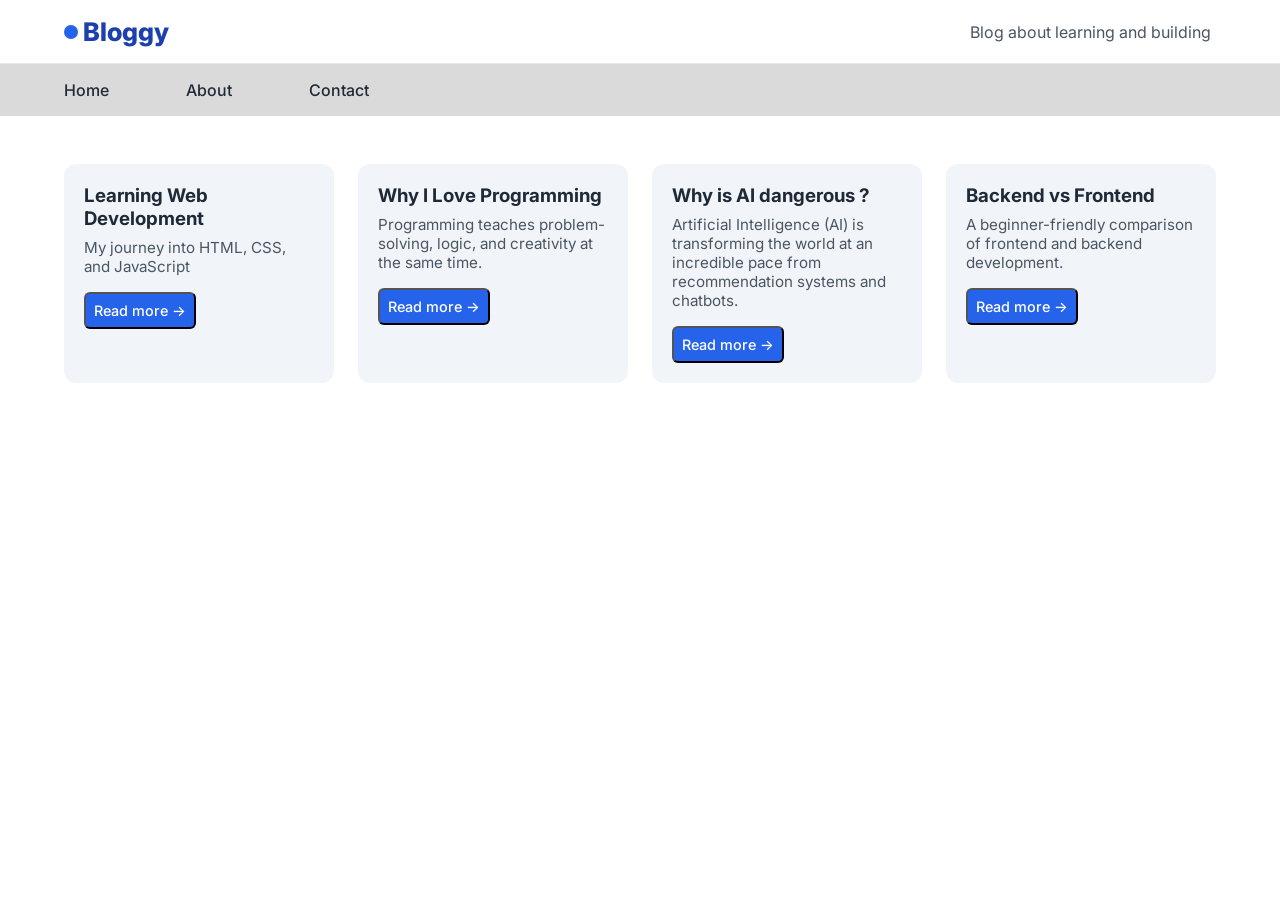
<file: 01-blog-site/index.html>
<!DOCTYPE html>
<html lang="en">
  <head>
    <meta charset="UTF-8" />
    <meta name="viewport" content="width=device-width, initial-scale=1.0" />
    <link rel="preconnect" href="https://fonts.googleapis.com" />
    <link rel="preconnect" href="https://fonts.gstatic.com" crossorigin />
    <link
      href="https://fonts.googleapis.com/css2?family=Inter:ital,opsz,wght@0,14..32,100..900;1,14..32,100..900&display=swap"
      rel="stylesheet"
    />

    <link rel="stylesheet" href="style.css" />
    <title>Blogging Website</title>
  </head>
  <body>
    <!-- navbar start -->
    <nav id="firstnav">
      <div class="container">
        <div id="logo">
          <div class="circle"></div>
          <p>Bloggy</p>
        </div>

        <div id="topic">
          <p>Blog about learning and building</p>
        </div>
      </div>
    </nav>
    <!-- navbar end -->

    <!-- second navbar start -->
    <nav id="secondnav">
      <div class="container">
        <ul>
          <a href="index.html"> <li>Home</li> </a>
          <a href="about.html"> <li>About</li> </a>
          <a href="contact.html"> <li>Contact</li> </a>
        </ul>
      </div>
    </nav>
    <!-- second navbar end -->

    <!-- blog section -->
    <main class="container blog-grid">
      <div class="card">
        <h3>Learning Web Development</h3>
        <p>My journey into HTML, CSS, and JavaScript</p>
        <button class="readmore"><a href="blog.html"> Read more -></a></button>
      </div>

      <div class="card">
        <h3>Why I Love Programming</h3>
        <p>
          Programming teaches problem-solving, logic, and creativity at the same
          time.
        </p>
        <button class="readmore"><a href="blog.html"> Read more -></a></button>
      </div>

      <div class="card">
        <h3>Why is AI dangerous ?</h3>
        <p>
          Artificial Intelligence (AI) is transforming the world at an
          incredible pace from recommendation systems and chatbots.
        </p>

        <button class="readmore"><a href="blog.html"> Read more -></a></button>
      </div>

      <div class="card">
        <h3>Backend vs Frontend</h3>
        <p>
          A beginner-friendly comparison of frontend and backend development.
        </p>

        <button class="readmore"><a href="blog.html"> Read more -></a></button>
      </div>
    </main>
  </body>
</html>
</file>
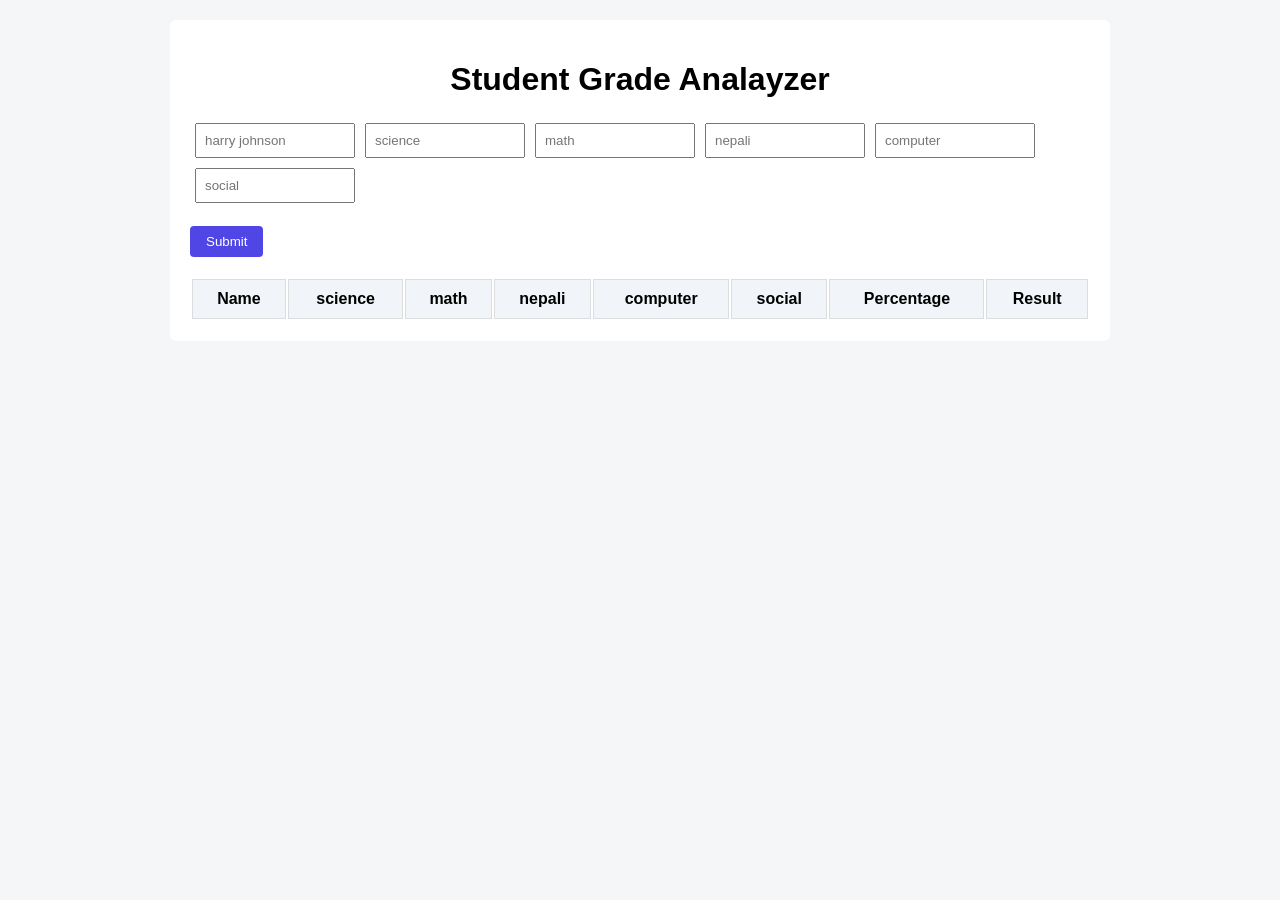
<file: 04-grade_analyzer/index.html>
<!doctype html>
<html lang="en">
  <head>
    <meta charset="UTF-8" />
    <meta name="viewport" content="width=device-width, initial-scale=1.0" />
    <title>Student Grade Analyzer</title>
    <link rel="stylesheet" href="style.css" />
  </head>
  <body>
    <main>
      <h1>Student Grade Analayzer</h1>

      <!-- creating input fields using js  -->
      <div class="inputfields"></div>

      <br />

      <button id="submit">Submit</button>

      <div id="table"></div>
    </main>

    <script src="script.js"></script>
  </body>
</html>
</file>
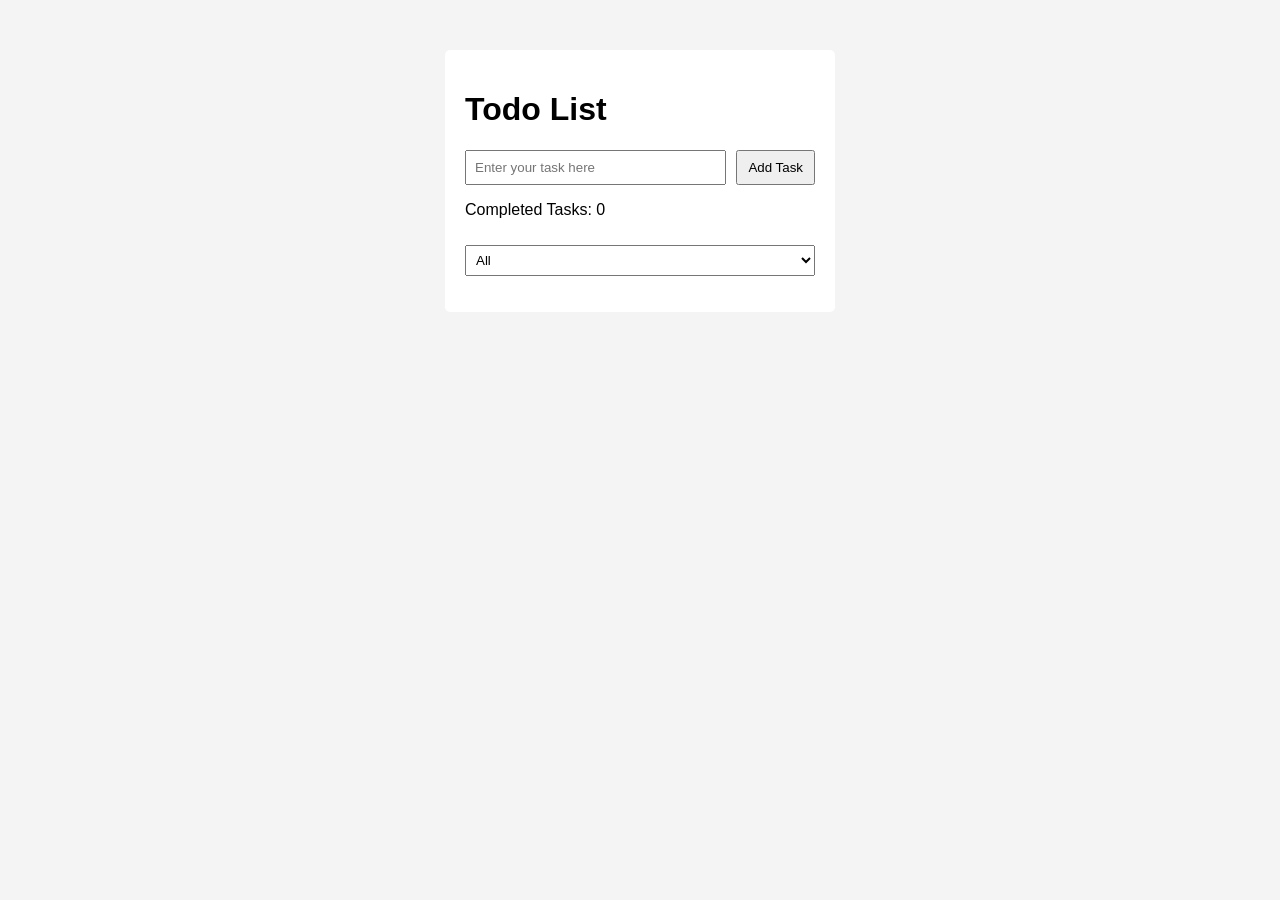
<file: 05-to-dolist/index.html>
<!doctype html>
<html lang="en">
  <head>
    <meta charset="UTF-8" />
    <title>To-Do List</title>
    <link rel="stylesheet" href="styles.css" />
  </head>
  <body>
    <main class="container">
      <h1>Todo List</h1>

      <div class="input-group">
        <input id="taskInput" type="text" placeholder="Enter your task here" />
        <button id="addTask">Add Task</button>
      </div>

      <p id="completedCount">Completed Tasks: 0</p>

      <select id="filter">
        <option value="all">All</option>
        <option value="completed">Completed</option>
        <option value="pending">Pending</option>
      </select>

      <ul id="todolist"></ul>
    </main>

    <script src="script.js"></script>
  </body>
</html>
</file>
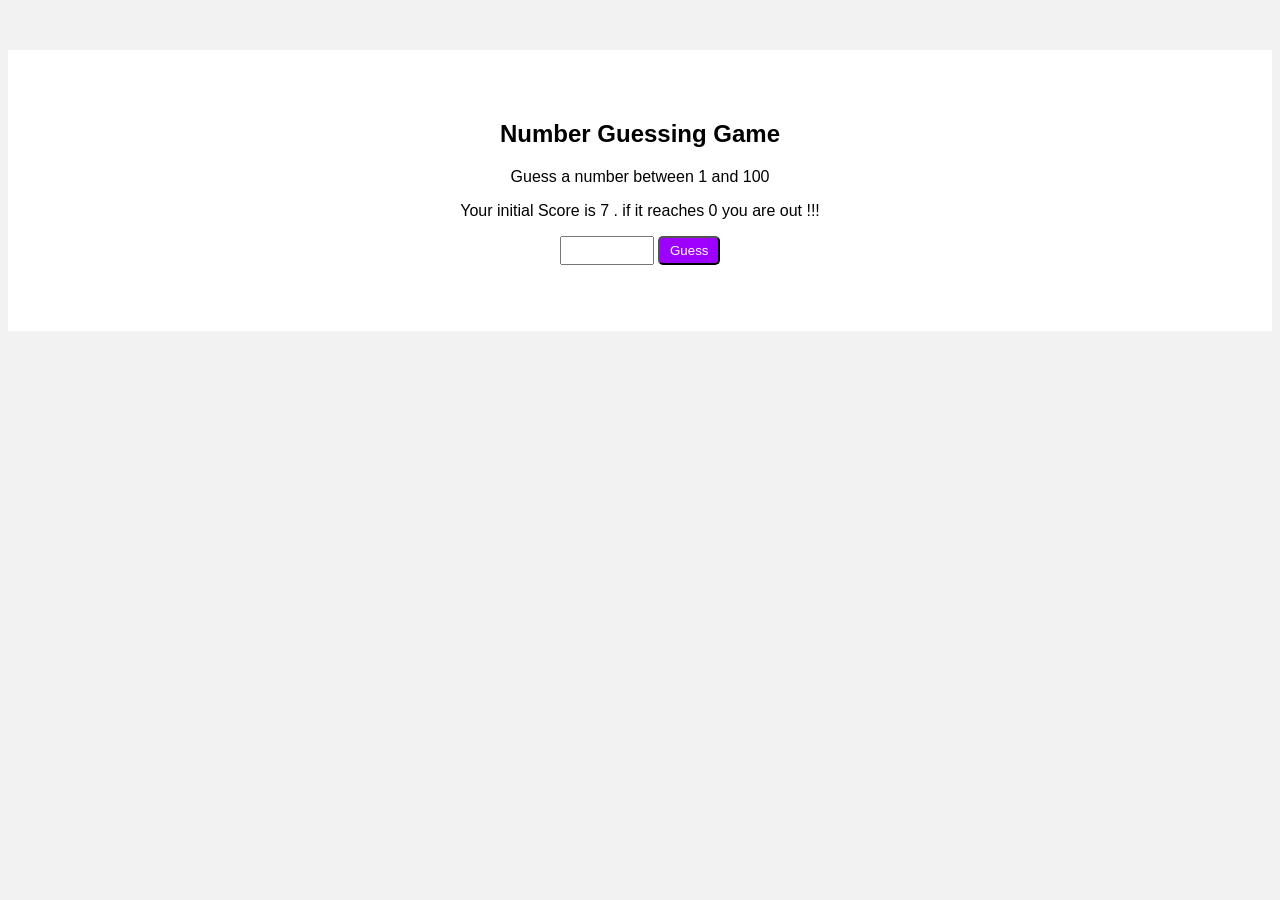
<file: 06-number-guessing/index.html>
<!doctype html>
<html lang="en">
  <head>
    <meta charset="UTF-8" />
    <title>Number Guessing Game</title>
    <link rel="stylesheet" href="style.css" />
  </head>
  <body>
    <main>
      <h2>Number Guessing Game</h2>

      <p>Guess a number between 1 and 100</p>

      <p>Your initial Score is 7 . if it reaches 0 you are out !!!</p>

      <input type="number" id="guessInput" />
      <button onclick="checkGuess()">Guess</button>

      <p id="message"></p>
      <p id="score"></p>
    </main>
    <script src="script.js"></script>
  </body>
</html>
</file>
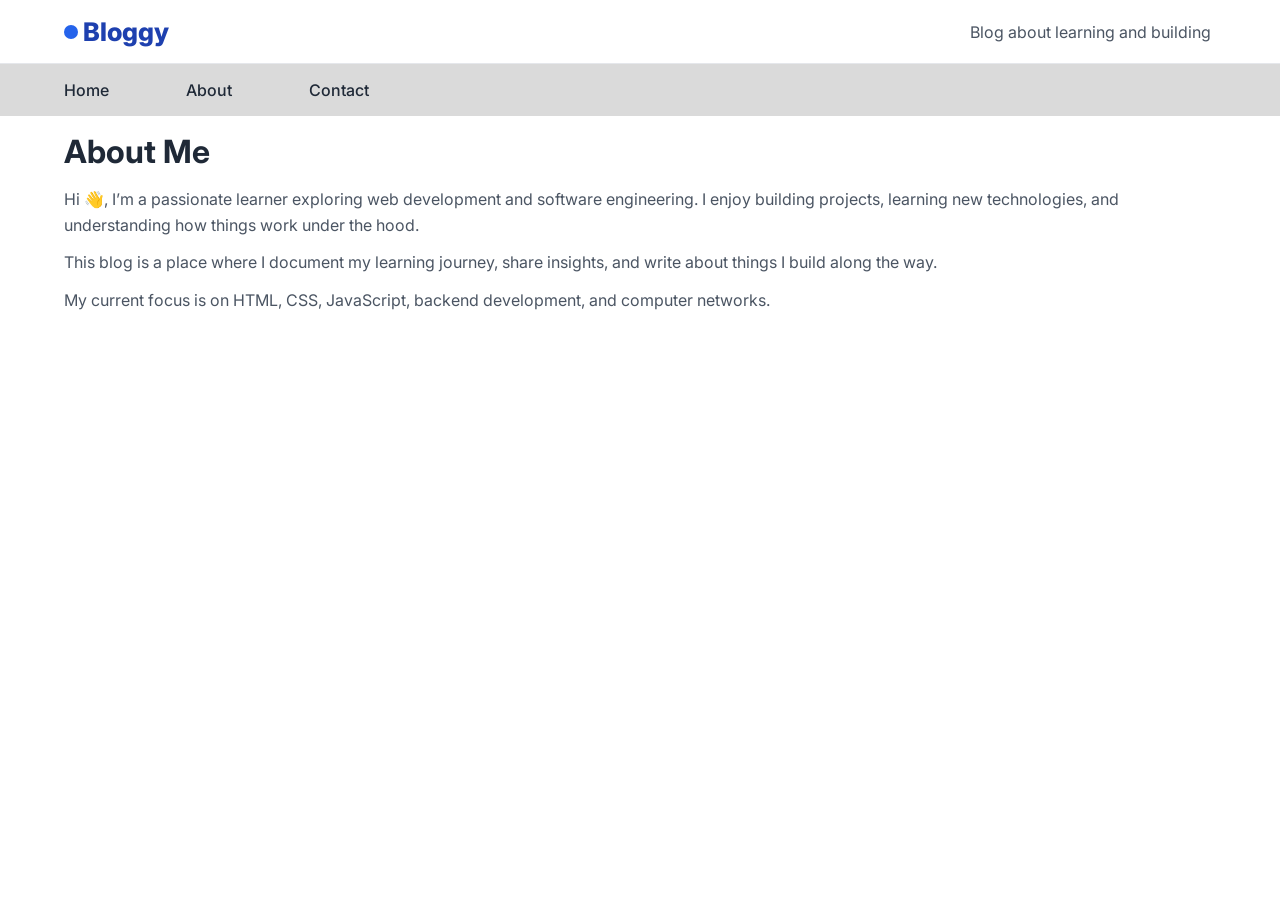
<file: 01-blog-site/about.html>
<!DOCTYPE html>
<html lang="en">
  <head>
    <meta charset="UTF-8" />
    <meta name="viewport" content="width=device-width, initial-scale=1.0" />
    <link rel="stylesheet" href="style.css" />
    <link rel="preconnect" href="https://fonts.googleapis.com" />
    <link rel="preconnect" href="https://fonts.gstatic.com" crossorigin />
    <link
      href="https://fonts.googleapis.com/css2?family=Inter:ital,opsz,wght@0,14..32,100..900;1,14..32,100..900&display=swap"
      rel="stylesheet"
    />

    <title>About | Bloggy</title>
  </head>

  <body>
    <!-- navbar start -->
    <nav id="firstnav">
      <div class="container">
        <div id="logo">
          <div class="circle"></div>
          <p>Bloggy</p>
        </div>

        <div id="topic">
          <p>Blog about learning and building</p>
        </div>
      </div>
    </nav>
    <!-- navbar end -->

    <!-- second navbar start -->
    <nav id="secondnav">
      <div class="container">
        <ul>
          <a href="index.html"> <li>Home</li> </a>
          <a href="about.html"> <li>About</li> </a>
          <a href="contact.html"> <li>Contact</li> </a>
        </ul>
      </div>
    </nav>
    <!-- second navbar end -->

    <main class="container about">
      <h1>About Me</h1>
      <p>
        Hi 👋, I’m a passionate learner exploring web development and software
        engineering. I enjoy building projects, learning new technologies, and
        understanding how things work under the hood.
      </p>

      <p>
        This blog is a place where I document my learning journey, share
        insights, and write about things I build along the way.
      </p>

      <p>
        My current focus is on HTML, CSS, JavaScript, backend development, and
        computer networks.
      </p>
    </main>
  </body>
</html>
</file>
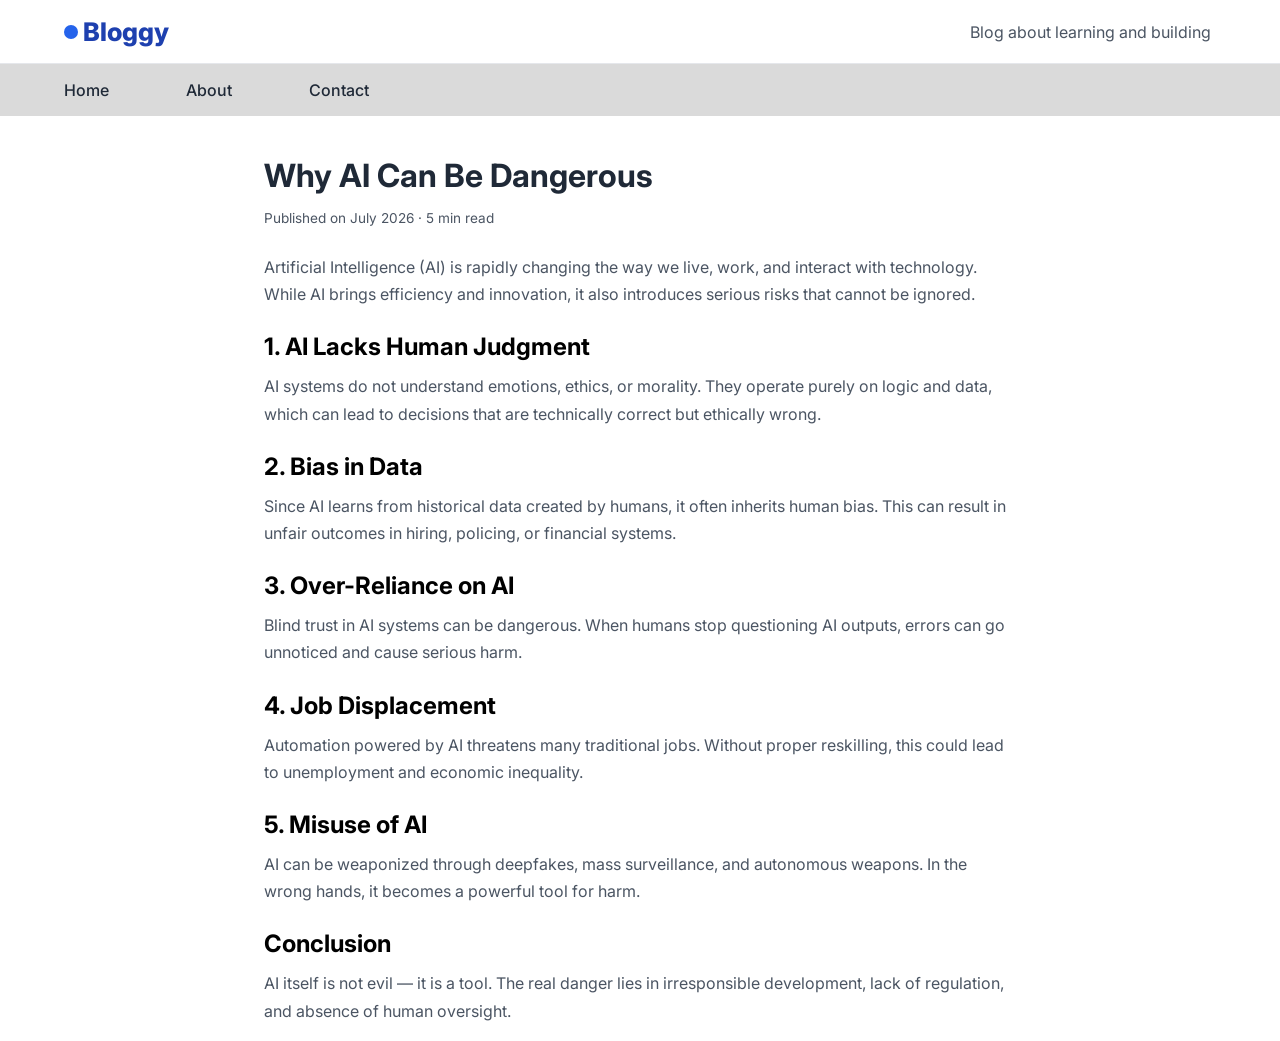
<file: 01-blog-site/blog.html>
<!DOCTYPE html>
<html lang="en">
  <head>
    <meta charset="UTF-8" />
    <meta name="viewport" content="width=device-width, initial-scale=1.0" />
    <link rel="preconnect" href="https://fonts.googleapis.com" />
    <link rel="preconnect" href="https://fonts.gstatic.com" crossorigin />
    <link
      href="https://fonts.googleapis.com/css2?family=Inter:ital,opsz,wght@0,14..32,100..900;1,14..32,100..900&display=swap"
      rel="stylesheet"
    />
    <link rel="stylesheet" href="style.css" />
    <title>Document</title>
  </head>
  <body>
    <!-- navbar start -->
    <nav id="firstnav">
      <div class="container">
        <div id="logo">
          <div class="circle"></div>
          <p>Bloggy</p>
        </div>

        <div id="topic">
          <p>Blog about learning and building</p>
        </div>
      </div>
    </nav>
    <!-- navbar end -->

    <!-- second navbar start -->
    <nav id="secondnav">
      <div class="container">
        <ul>
          <a href="index.html"> <li>Home</li> </a>
          <a href="about.html"> <li>About</li> </a>
          <a href="contact.html"> <li>Contact</li> </a>
        </ul>
      </div>
    </nav>
    <!-- second navbar end -->

    <!-- blog content -->
    <main class="container blog-post">
      <h1>Why AI Can Be Dangerous</h1>

      <p class="blog-meta">Published on July 2026 · 5 min read</p>

      <p>
        Artificial Intelligence (AI) is rapidly changing the way we live, work,
        and interact with technology. While AI brings efficiency and innovation,
        it also introduces serious risks that cannot be ignored.
      </p>

      <h2>1. AI Lacks Human Judgment</h2>
      <p>
        AI systems do not understand emotions, ethics, or morality. They operate
        purely on logic and data, which can lead to decisions that are
        technically correct but ethically wrong.
      </p>

      <h2>2. Bias in Data</h2>
      <p>
        Since AI learns from historical data created by humans, it often
        inherits human bias. This can result in unfair outcomes in hiring,
        policing, or financial systems.
      </p>

      <h2>3. Over-Reliance on AI</h2>
      <p>
        Blind trust in AI systems can be dangerous. When humans stop questioning
        AI outputs, errors can go unnoticed and cause serious harm.
      </p>

      <h2>4. Job Displacement</h2>
      <p>
        Automation powered by AI threatens many traditional jobs. Without proper
        reskilling, this could lead to unemployment and economic inequality.
      </p>

      <h2>5. Misuse of AI</h2>
      <p>
        AI can be weaponized through deepfakes, mass surveillance, and
        autonomous weapons. In the wrong hands, it becomes a powerful tool for
        harm.
      </p>

      <h2>Conclusion</h2>
      <p>
        AI itself is not evil — it is a tool. The real danger lies in
        irresponsible development, lack of regulation, and absence of human
        oversight.
      </p>
    </main>
  </body>
</html>
</file>
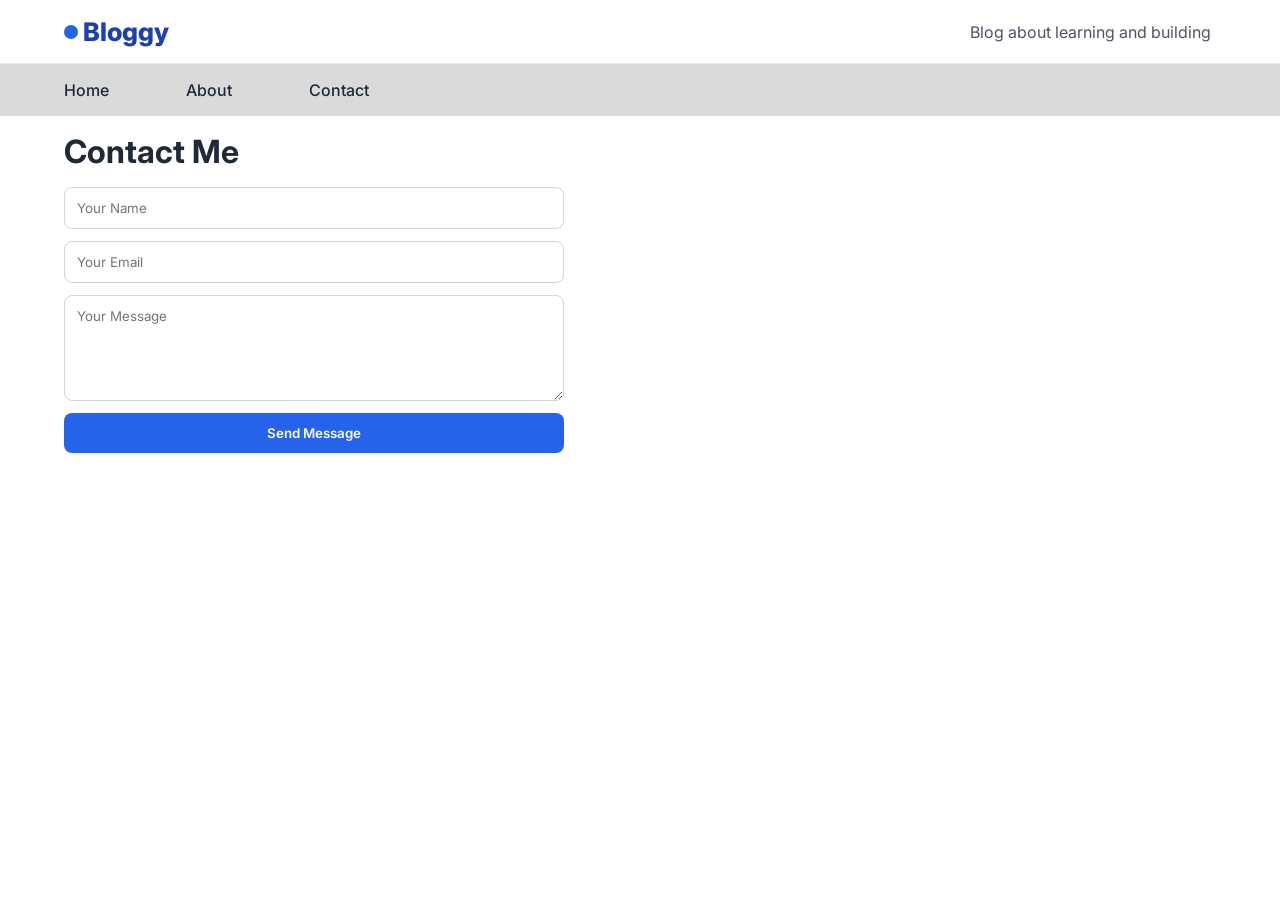
<file: 01-blog-site/contact.html>
<!DOCTYPE html>
<html lang="en">
  <head>
    <meta charset="UTF-8" />
    <meta name="viewport" content="width=device-width, initial-scale=1.0" />
    <link rel="stylesheet" href="style.css" />
    <link rel="preconnect" href="https://fonts.googleapis.com" />
    <link rel="preconnect" href="https://fonts.gstatic.com" crossorigin />
    <link
      href="https://fonts.googleapis.com/css2?family=Inter:ital,opsz,wght@0,14..32,100..900;1,14..32,100..900&display=swap"
      rel="stylesheet"
    />

    <title>Contact | Bloggy</title>
  </head>

  <body>
    <!-- navbar start -->
    <nav id="firstnav">
      <div class="container">
        <div id="logo">
          <div class="circle"></div>
          <p>Bloggy</p>
        </div>

        <div id="topic">
          <p>Blog about learning and building</p>
        </div>
      </div>
    </nav>
    <!-- navbar end -->

    <!-- second navbar start -->
    <nav id="secondnav">
      <div class="container">
        <ul>
          <a href="index.html"> <li>Home</li> </a>
          <a href="about.html"> <li>About</li> </a>
          <a href="contact.html"> <li>Contact</li> </a>
        </ul>
      </div>
    </nav>
    <!-- second navbar end -->

    <main class="container contact">
      <h1>Contact Me</h1>

      <form class="contact-form">
        <input type="text" placeholder="Your Name" required />
        <input type="email" placeholder="Your Email" required />
        <textarea placeholder="Your Message" rows="5"></textarea>
        <button type="submit">Send Message</button>
      </form>
    </main>
  </body>
</html>
</file>
<file: 01-blog-site/style.css>
*{
    margin:0;
    padding: 0;
    box-sizing: border-box;
    font-family: "Inter",sans-serif;
}

:root {
  --primary: #2563EB;
  --primary-dark: #1E40AF;
  --primary-light: #DBEAFE;

  --bg-main: #FFFFFF;
  --bg-section: #F8FAFC;
  --bg-card: #F1F5F9;

  --text-main: #1F2937;
  --text-secondary: #4B5563;
}

a{
    text-decoration: none;
    color:white;
}

ul{
    list-style: none;
}

.container{
    max-width: 1200px;
    padding: 16px 24px;
    margin: 0 auto;
}

/* first navbar */

#logo{
    display: flex;
    align-items: center;
    gap:5px;
}

#logo p{
    font-size:1.6rem;
    font-weight: 800;
    color:var(--primary-dark);
}

.circle{
    height:14px;
    width:14px;
    border-radius: 50%;
    background-color: var(--primary);
}

#firstnav{
    background-color: var(--bg-main);
    border-bottom: 1px solid #e5e7eb;
    position: relative;
    overflow: hidden;
}


#firstnav .container{
    /* background-color: red; */
    display: flex;
    justify-content: space-between;
    align-items: center;
}

#topic{
    color: var(--text-secondary);
    height: 100%;
    display: flex;
    align-items: center;
    padding: 0 5px;
}


#secondnav{
    background-color: #DADADA;
}

#secondnav ul{
    display: flex;
    gap: clamp(24px, 6vw, 100px);
}

#secondnav li{
    font-weight: 500;
    color: var(--text-main);
    cursor: pointer;
}

#secondnav li:hover{
    color: var(--primary);
}

@media (max-width: 770px) {

  #firstnav .container {
    flex-direction: column;
    align-items: flex-start;
    gap: 8px;
  }

  #topic {
    font-size: 0.85rem;
    color:var(--text-secondary)
  }

  #secondnav ul {
    justify-content: space-between;
    width: 100%;
  }

  #topic{
    background:none;
  }

}

.readmore{
  margin-top: 16px;
  padding: 8px ;
  background-color: var(--primary);
  color: white;
  font-size: 0.9rem;
  font-weight: 500;
  border-radius: 6px;
  cursor: pointer;
}

.readmore:hover{
  background-color: var(--primary-dark);
}

.blog-grid {
  display: grid;
  grid-template-columns: repeat(auto-fit, minmax(260px, 1fr));
  gap: 24px;
  margin-top: 32px;
}

.card {
  background: var(--bg-card);
  padding: 20px;
  border-radius: 12px;
  transition: transform 0.2s ease, box-shadow 0.2s ease;
}

.card h3 {
  margin-bottom: 8px;
  color: var(--text-main);
}

.card p {
  color: var(--text-secondary);
  font-size: 0.95rem;
}

.card span {
  display: inline-block;
  margin-top: 12px;
  color: var(--primary);
  font-weight: 500;
}

.card:hover {
  transform: translateY(-4px);
  box-shadow: 0 8px 20px rgba(0,0,0,0.08);
}

/* about page */
.about h1,
.contact h1 {
  margin-bottom: 16px;
  color: var(--text-main);
}

.about p {
  margin-bottom: 12px;
  color: var(--text-secondary);
  line-height: 1.6;
}

/* contact form */
.contact-form {
  max-width: 500px;
  display: flex;
  flex-direction: column;
  gap: 12px;
}

.contact-form input,
.contact-form textarea {
  padding: 12px;
  border-radius: 8px;
  border: 1px solid #d1d5db;
  font-family: inherit;
}

.contact-form button {
  background: var(--primary);
  color: white;
  border: none;
  padding: 12px;
  border-radius: 8px;
  cursor: pointer;
  font-weight: 600;
}

.contact-form button:hover {
  background: var(--primary-dark);
}


.blog-post {
  max-width: 800px;
}

.blog-post h1 {
  margin: 24px 0 8px;
  color: var(--text-main);
}

.blog-meta {
  font-size: 0.85rem;
  color: var(--text-secondary);
  margin-bottom: 24px;
}

.blog-post h2 {
  margin-top: 24px;
}

.blog-post p {
  margin-top: 12px;
  line-height: 1.7;
  color: var(--text-secondary);
}
</file>
<file: 04-grade_analyzer/style.css>
body {
  font-family: Arial, Helvetica, sans-serif;
  background-color: #f4f6f8;
  margin: 0;
  padding: 20px;
}

main {
  max-width: 900px;
  margin: auto;
  background-color: #ffffff;
  padding: 20px;
  border-radius: 6px;
}

h1 {
  text-align: center;
  margin-bottom: 20px;
}

.inputfields input {
  padding: 8px;
  margin: 5px;
  width: 140px;
}

button {
  padding: 8px 16px;
  cursor: pointer;
  background-color: #4f46e5;
  color: white;
  border: none;
  border-radius: 4px;
}

button:hover {
  background-color: #4338ca;
}

table {
  width: 100%;
  margin-top: 20px;
}

th, td {
  padding: 10px;
  text-align: center;
  border: 1px solid #ddd;
}

th {
  background-color: #f1f5f9;
}

tr td:last-child {
  font-weight: bold;
}
</file>
<file: 05-to-dolist/styles.css>
body {
  font-family: Arial, sans-serif;
  background: #f4f4f4;
}

.container {
  width: 350px;
  margin: 50px auto;
  background: #fff;
  padding: 20px;
  border-radius: 5px;
}

.input-group {
  display: flex;
  gap: 10px;
}

input {
  flex: 1;
  padding: 8px;
}

button {
  padding: 6px 10px;
  cursor: pointer;
}

select {
  width: 100%;
  margin-top: 10px;
  padding: 6px;
}

ul {
  list-style: none;
  padding: 0;
  margin-top: 15px;
}

li {
  display: flex;
  justify-content: space-between;
  align-items: center;
  padding: 8px;
  margin-bottom: 6px;
  border-radius: 4px;
}

li {
  background-color: #fff3cd;
}

.completed {
  text-decoration: line-through;
  color: #155724;
}

li.completed-item {
  background-color: #d4edda;
}
li.pending-item {
  background-color: #f8d7da;
}

li span {
  cursor: pointer;
}
</file>
<file: 06-number-guessing/style.css>
body {
  font-family: Arial, sans-serif;
  text-align: center;
  margin-top: 50px;
  background-color: #f2f2f2;
}

main{
    padding:50px;
    background-color: white;
}

input {
  padding: 5px;
  width: 80px;
}

button {
  padding: 5px 10px;
  background-color:#9D00FF ;
  color: white;
  border-radius: 5px;
}
</file>
